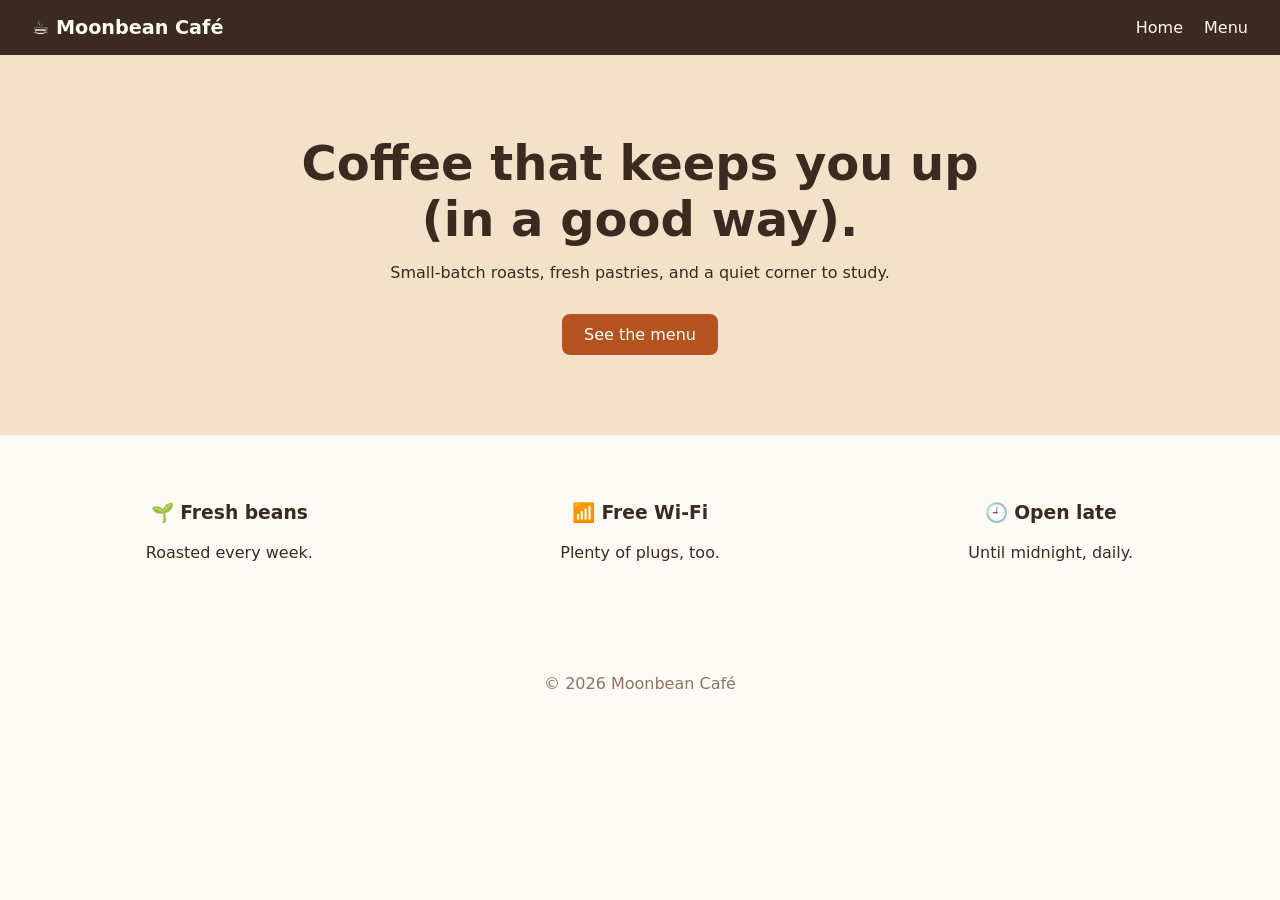
<file: cafe-site/index.html>
<!DOCTYPE html>
<html lang="en">
<head>
  <meta charset="UTF-8" />
  <meta name="viewport" content="width=device-width, initial-scale=1" />
  <title>Moonbean Café</title>
  <link rel="stylesheet" href="style.css" />
</head>
<body>
  <header>
    <a class="logo" href="index.html">☕ Moonbean Café</a>
    <nav>
      <a href="index.html">Home</a>
      <a href="menu.html">Menu</a>
    </nav>
  </header>

  <section class="hero">
    <h1>Coffee that keeps you up (in a good way).</h1>
    <p>Small-batch roasts, fresh pastries, and a quiet corner to study.</p>
    <a class="btn" href="menu.html">See the menu</a>
  </section>

  <section class="features">
    <div><h3>🌱 Fresh beans</h3><p>Roasted every week.</p></div>
    <div><h3>📶 Free Wi-Fi</h3><p>Plenty of plugs, too.</p></div>
    <div><h3>🕘 Open late</h3><p>Until midnight, daily.</p></div>
  </section>

  <footer>
    <p id="year"></p>
  </footer>
  <script src="script.js"></script>
</body>
</html>
</file>
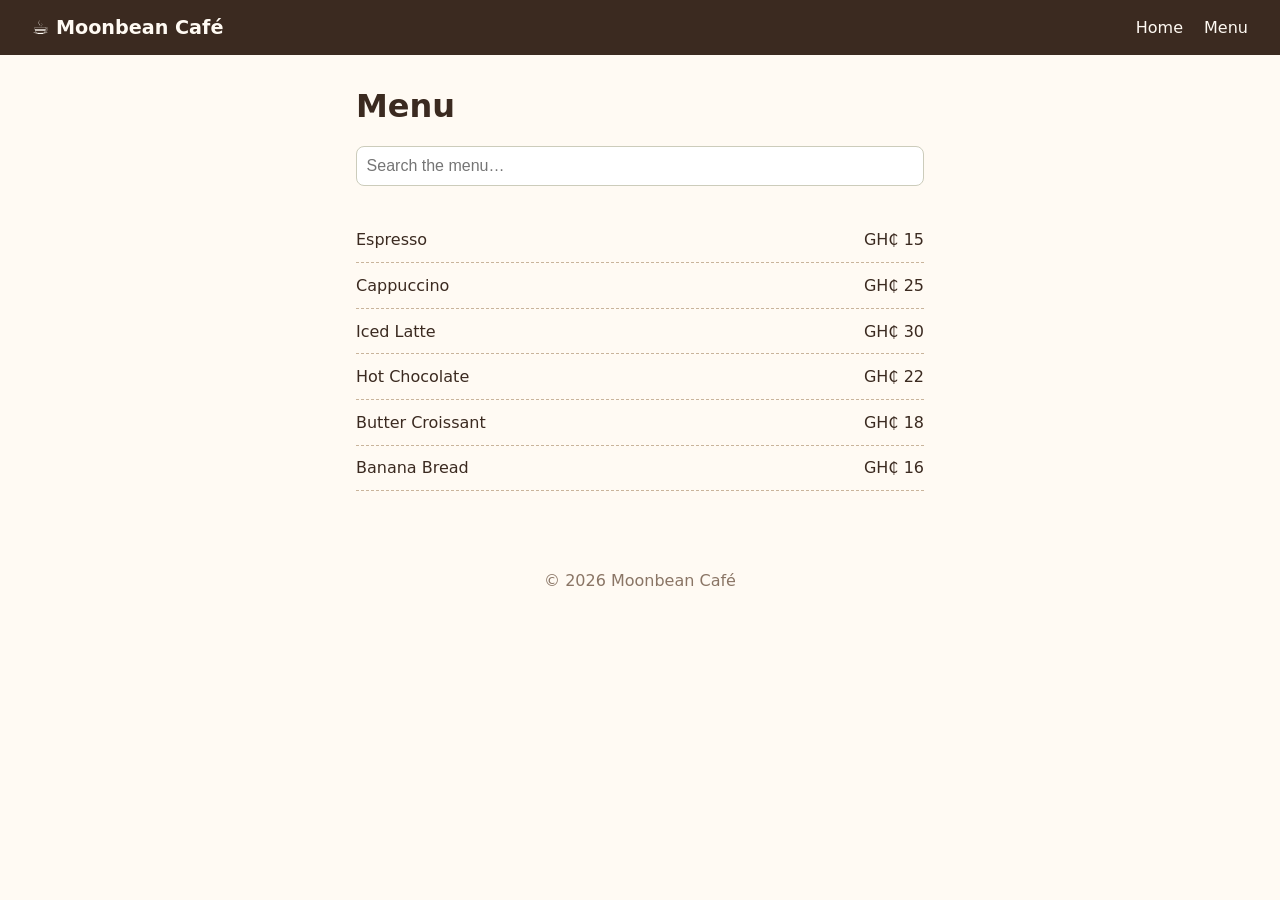
<file: cafe-site/menu.html>
<!DOCTYPE html>
<html lang="en">
<head>
  <meta charset="UTF-8" />
  <meta name="viewport" content="width=device-width, initial-scale=1" />
  <title>Menu | Moonbean Café</title>
  <link rel="stylesheet" href="style.css" />
</head>
<body>
  <header>
    <a class="logo" href="index.html">☕ Moonbean Café</a>
    <nav>
      <a href="index.html">Home</a>
      <a href="menu.html">Menu</a>
    </nav>
  </header>

  <main class="page">
    <h1>Menu</h1>
    <input id="filter" placeholder="Search the menu…" />
    <ul id="menu">
      <li><span>Espresso</span><span>GH₵ 15</span></li>
      <li><span>Cappuccino</span><span>GH₵ 25</span></li>
      <li><span>Iced Latte</span><span>GH₵ 30</span></li>
      <li><span>Hot Chocolate</span><span>GH₵ 22</span></li>
      <li><span>Butter Croissant</span><span>GH₵ 18</span></li>
      <li><span>Banana Bread</span><span>GH₵ 16</span></li>
    </ul>
  </main>

  <footer>
    <p id="year"></p>
  </footer>
  <script src="script.js"></script>
</body>
</html>
</file>
<file: cafe-site/style.css>
* { box-sizing: border-box; }
body { margin: 0; font-family: system-ui, sans-serif; color: #3b2a20; background: #fffaf3; }

header {
  display: flex; justify-content: space-between; align-items: center;
  padding: 1rem 2rem; background: #3b2a20;
}
header a { color: #fffaf3; text-decoration: none; margin-left: 1rem; }
.logo { font-weight: bold; font-size: 1.2rem; margin-left: 0; }

.hero { text-align: center; padding: 5rem 1rem; background: #f3e1c9; }
.hero h1 { font-size: clamp(1.8rem, 5vw, 3rem); margin: 0 auto 1rem; max-width: 700px; }
.btn {
  display: inline-block; margin-top: 1rem; padding: .7rem 1.4rem;
  background: #b4531f; color: white; border-radius: 8px; text-decoration: none;
}

.features { display: grid; grid-template-columns: repeat(auto-fit, minmax(200px, 1fr)); gap: 1rem; padding: 3rem 2rem; text-align: center; }

.page { max-width: 600px; margin: 2rem auto; padding: 0 1rem; }
#filter { width: 100%; padding: .6rem; border: 1px solid #ccb; border-radius: 8px; margin-bottom: 1rem; font-size: 1rem; }
#menu { list-style: none; padding: 0; }
#menu li { display: flex; justify-content: space-between; padding: .8rem 0; border-bottom: 1px dashed #c9b49b; }

footer { text-align: center; padding: 2rem; color: #8a7565; }
</file>
